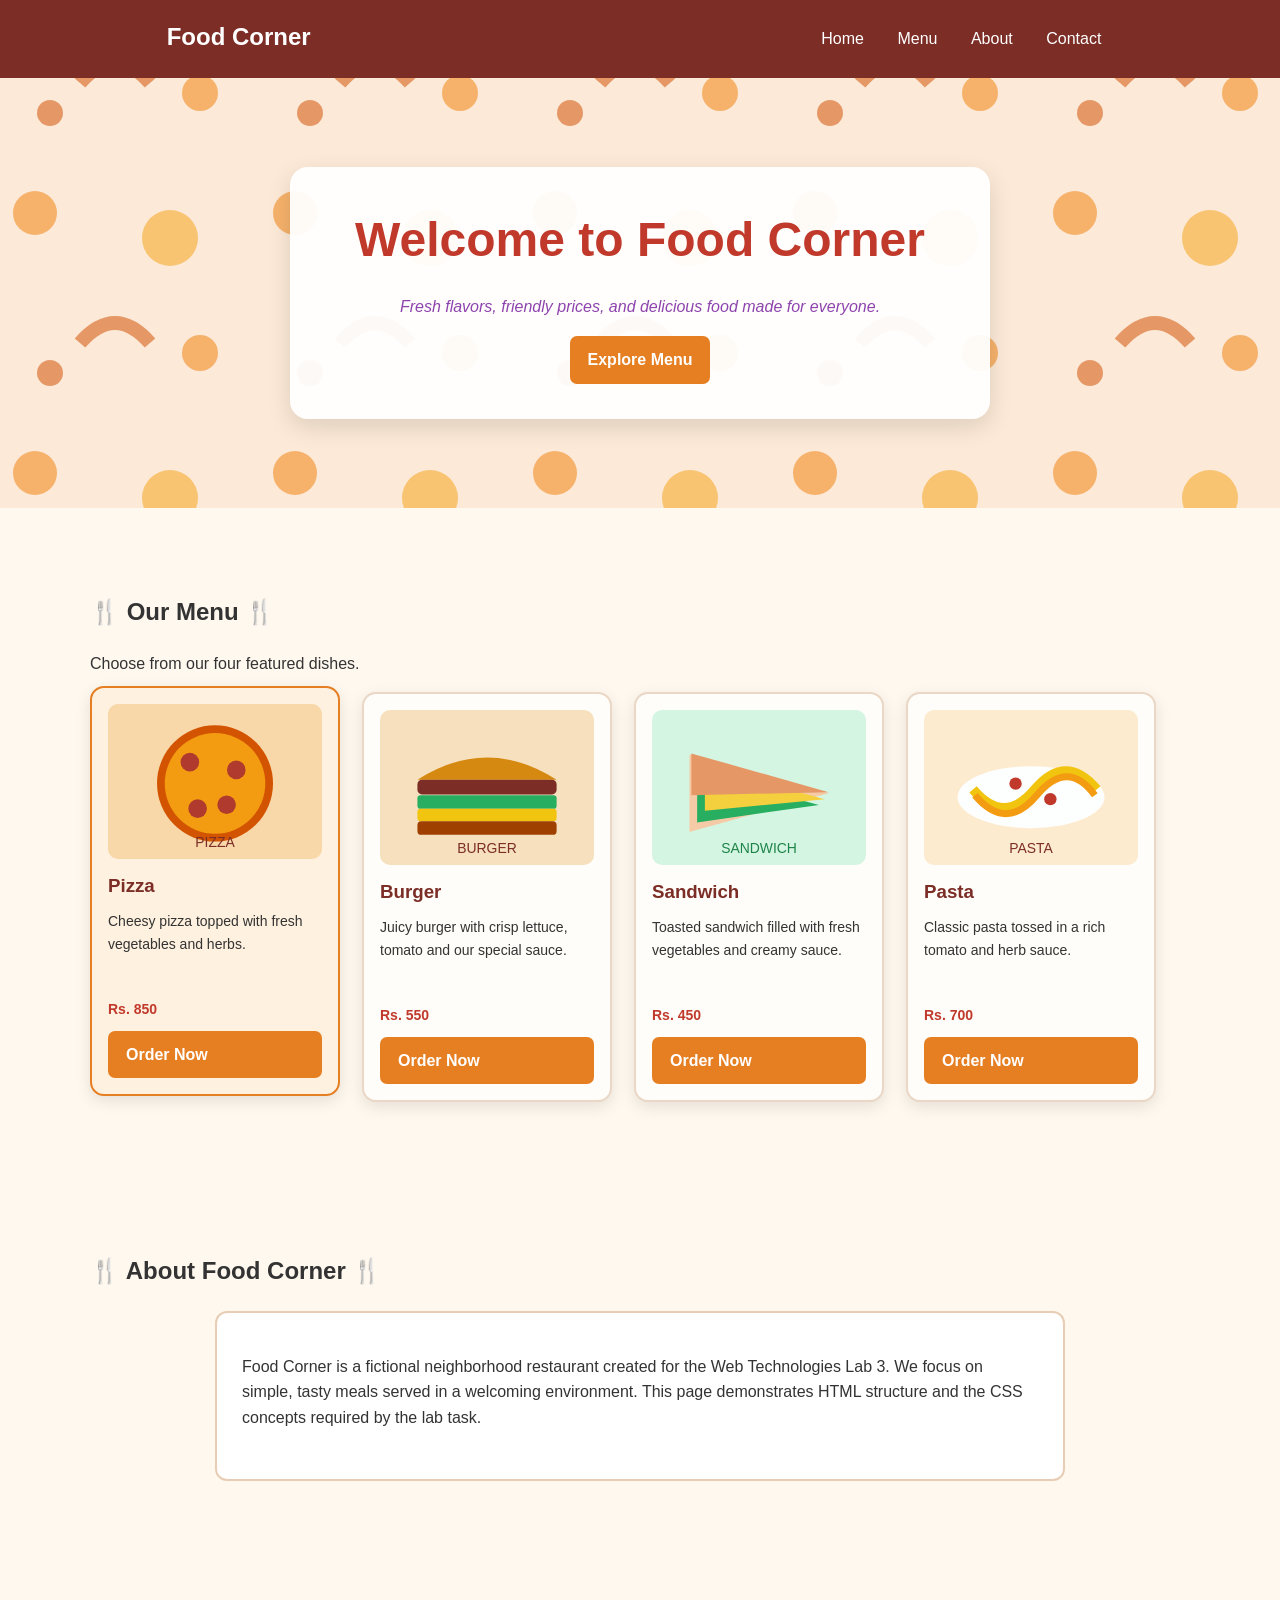
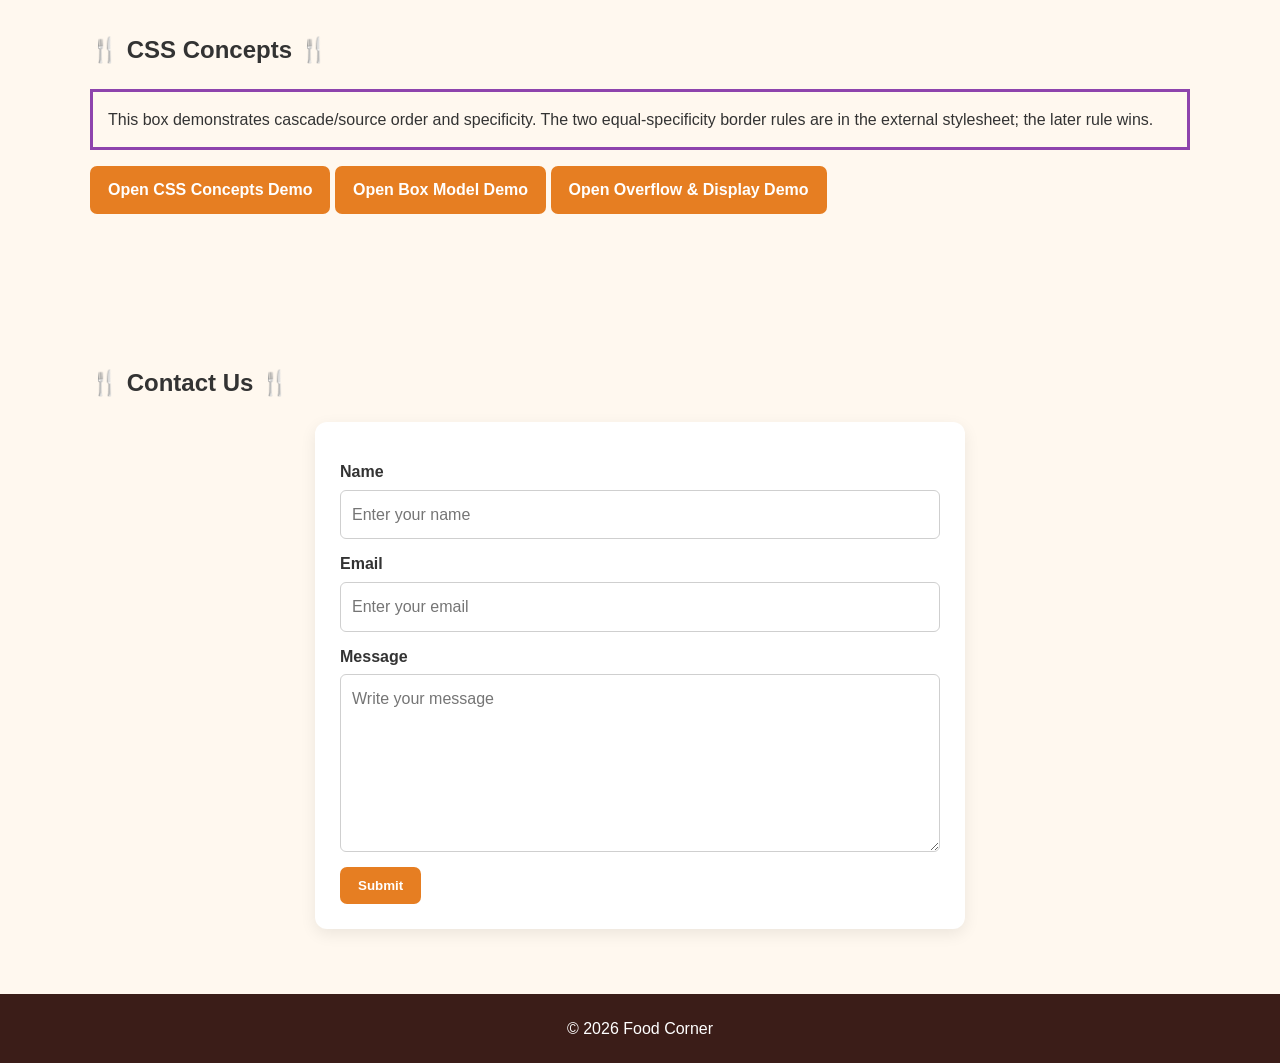
<file: index.html>
<!DOCTYPE html>
<html lang="en">
<head>
  <meta charset="UTF-8">
  <meta name="viewport" content="width=device-width, initial-scale=1.0">
  <title>Food Corner | Lab 3 CSS</title>

  <!-- External CSS -->
  <link rel="stylesheet" href="style.css">

  <!-- Internal CSS requirement -->
  <style>
    .welcome-note {
      color: #8e44ad;
      font-style: italic;
    }

    /* Specificity example: ID wins over class */
    #special-heading {
      color: #c0392b;
    }
    .special-heading {
      color: #2980b9;
    }
  </style>
</head>

<body>
  <header id="main-header">
    <div class="container">
      <strong style="font-size: 24px;">Food Corner</strong>
      <nav style="float: right;">
        <a href="#home">Home</a>
        <a href="#menu">Menu</a>
        <a href="#about">About</a>
        <a href="#contact">Contact</a>
      </nav>
      <div style="clear: both;"></div>
    </div>
  </header>

  <main>
    <section id="home" class="hero">
      <div class="hero-content">
        <h1 id="special-heading" class="special-heading">Welcome to Food Corner</h1>
        <p class="welcome-note">Fresh flavors, friendly prices, and delicious food made for everyone.</p>
        <a class="btn" href="#menu">Explore Menu</a>
      </div>
    </section>

    <section id="menu">
      <div class="container">
        <h2 class="section-title">Our Menu</h2>
        <p>Choose from our four featured dishes.</p>

        <div class="menu-grid">
          <article class="food-card">
            <img src="images/pizza.svg" alt="Pizza">
            <h3>Pizza</h3>
            <p>Cheesy pizza topped with fresh vegetables and herbs.</p>
            <p class="price">Rs. 850</p>
            <a class="btn" href="#contact">Order Now</a>
          </article>

          <article class="food-card">
            <img src="images/burger.svg" alt="Burger">
            <h3>Burger</h3>
            <p>Juicy burger with crisp lettuce, tomato and our special sauce.</p>
            <p class="price">Rs. 550</p>
            <a class="btn" href="#contact">Order Now</a>
          </article>

          <article class="food-card">
            <img src="images/sandwich.svg" alt="Sandwich">
            <h3>Sandwich</h3>
            <p>Toasted sandwich filled with fresh vegetables and creamy sauce.</p>
            <p class="price">Rs. 450</p>
            <a class="btn" href="#contact">Order Now</a>
          </article>

          <article class="food-card">
            <img src="images/pasta.svg" alt="Pasta">
            <h3>Pasta</h3>
            <p>Classic pasta tossed in a rich tomato and herb sauce.</p>
            <p class="price">Rs. 700</p>
            <a class="btn" href="#contact">Order Now</a>
          </article>
        </div>
      </div>
    </section>

    <section id="about">
      <div class="container">
        <h2 class="section-title">About Food Corner</h2>
        <div class="about-box">
          <p>Food Corner is a fictional neighborhood restaurant created for the Web Technologies Lab 3. We focus on simple, tasty meals served in a welcoming environment. This page demonstrates HTML structure and the CSS concepts required by the lab task.</p>
        </div>
      </div>
    </section>

    <section id="css-demo">
      <div class="container">
        <h2 class="section-title">CSS Concepts</h2>
        <p class="cascade-demo" style="padding: 15px;">
          This box demonstrates cascade/source order and specificity.
          The two equal-specificity border rules are in the external stylesheet;
          the later rule wins.
        </p>
        <p class="display-none">This element is hidden using display: none.</p>
        <a class="btn" href="css-concepts.html">Open CSS Concepts Demo</a>
        <a class="btn" href="box-model.html">Open Box Model Demo</a>
        <a class="btn" href="overflow-display.html">Open Overflow & Display Demo</a>
      </div>
    </section>

    <section id="contact">
      <div class="container">
        <h2 class="section-title">Contact Us</h2>
        <form class="contact-form" action="#" method="post">
          <label for="name">Name</label>
          <input id="name" type="text" name="name" placeholder="Enter your name" required>

          <label for="email">Email</label>
          <input id="email" type="email" name="email" placeholder="Enter your email" required>

          <label for="message">Message</label>
          <textarea id="message" name="message" rows="6" placeholder="Write your message"></textarea>

          <button class="btn" type="submit" style="margin-top: 15px;">Submit</button>
        </form>
      </div>
    </section>
  </main>

  <footer>
    © 2026 Food Corner
  </footer>
</body>
</html>
</file>
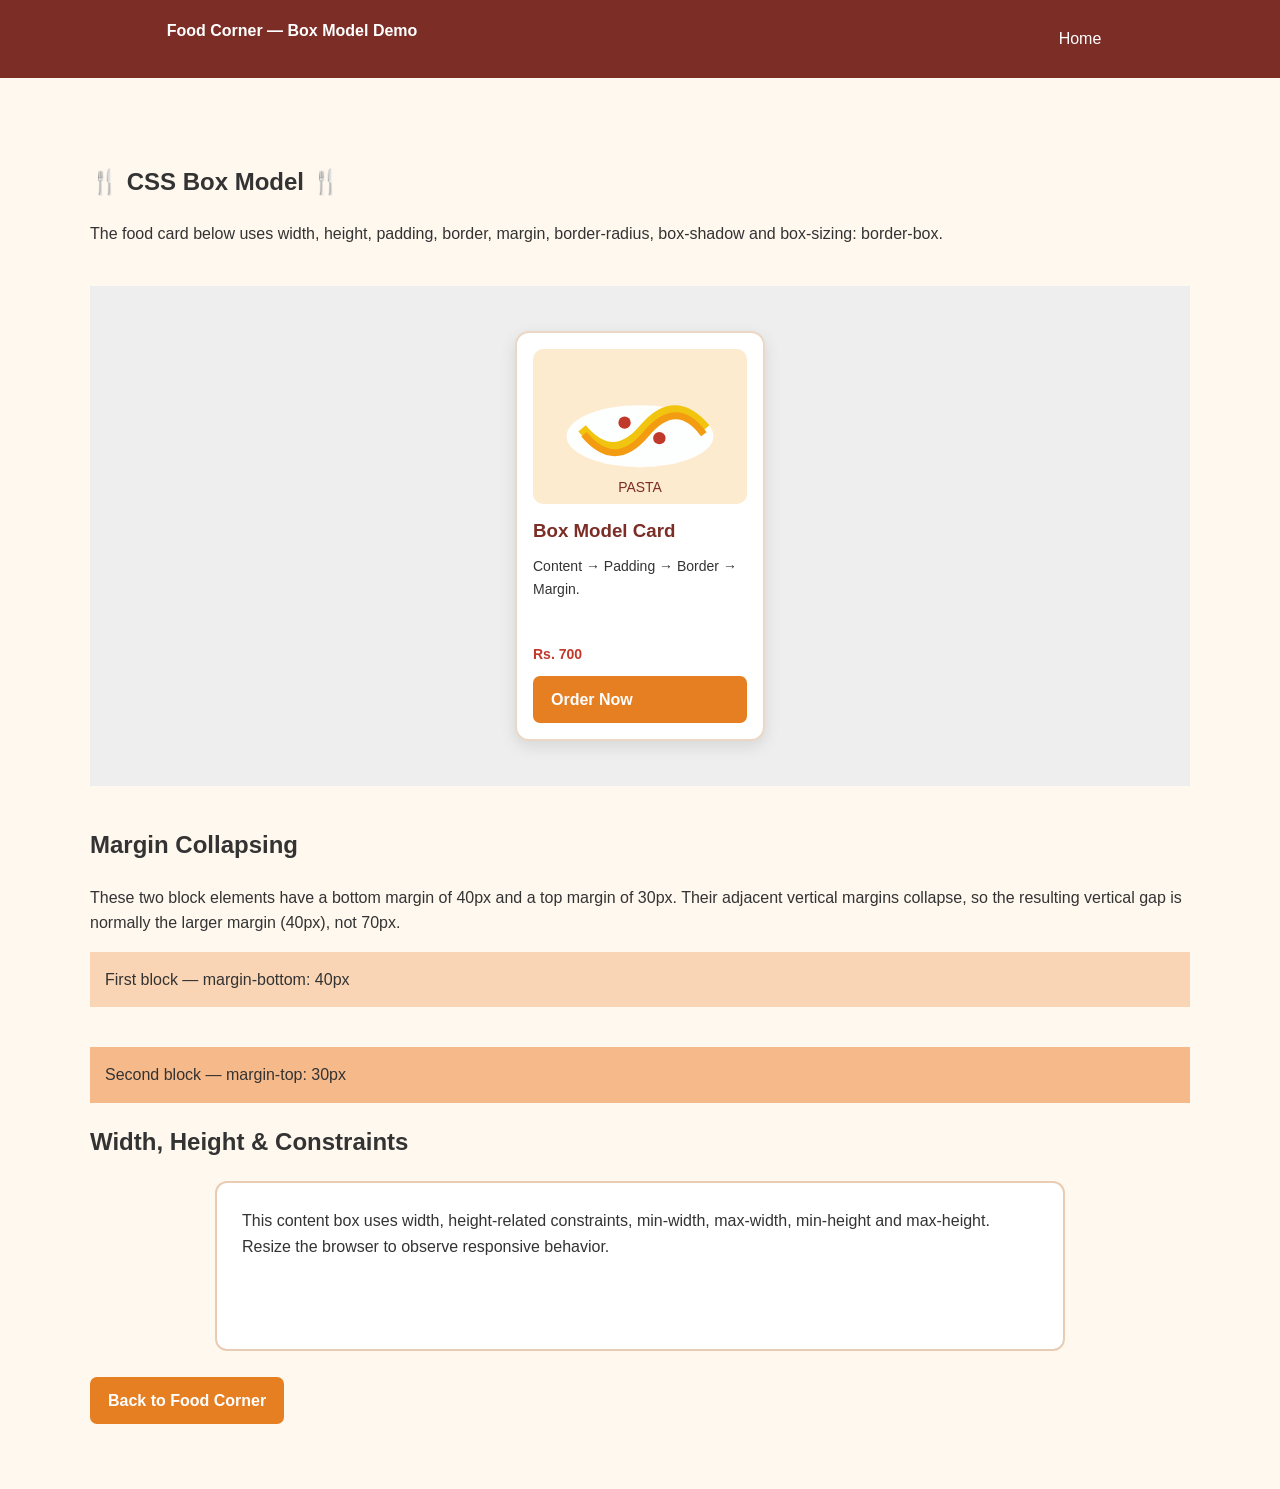
<file: box-model.html>
<!DOCTYPE html>
<html lang="en">
<head>
  <meta charset="UTF-8">
  <meta name="viewport" content="width=device-width, initial-scale=1.0">
  <title>Box Model & Margin Collapsing</title>
  <link rel="stylesheet" href="style.css">
</head>
<body>
  <header id="main-header">
    <div class="container">
      <strong>Food Corner — Box Model Demo</strong>
      <nav style="float:right;"><a href="index.html">Home</a></nav>
      <div style="clear:both;"></div>
    </div>
  </header>

  <main class="container">
    <section>
      <h1 class="section-title">CSS Box Model</h1>
      <p>The food card below uses width, height, padding, border, margin, border-radius, box-shadow and box-sizing: border-box.</p>

      <div style="margin:40px 0; background:#eee; padding:20px;">
        <div class="food-card" style="margin:25px auto;">
          <img src="images/pasta.svg" alt="Pasta">
          <h3>Box Model Card</h3>
          <p>Content → Padding → Border → Margin.</p>
          <p class="price">Rs. 700</p>
          <a class="btn" href="#">Order Now</a>
        </div>
      </div>

      <h2>Margin Collapsing</h2>
      <p>These two block elements have a bottom margin of 40px and a top margin of 30px. Their adjacent vertical margins collapse, so the resulting vertical gap is normally the larger margin (40px), not 70px.</p>

      <div class="collapse-one">First block — margin-bottom: 40px</div>
      <div class="collapse-two">Second block — margin-top: 30px</div>

      <h2>Width, Height & Constraints</h2>
      <div class="about-box">
        This content box uses width, height-related constraints, min-width, max-width, min-height and max-height. Resize the browser to observe responsive behavior.
      </div>

      <br>
      <a class="btn" href="index.html">Back to Food Corner</a>
    </section>
  </main>
</body>
</html>
</file>
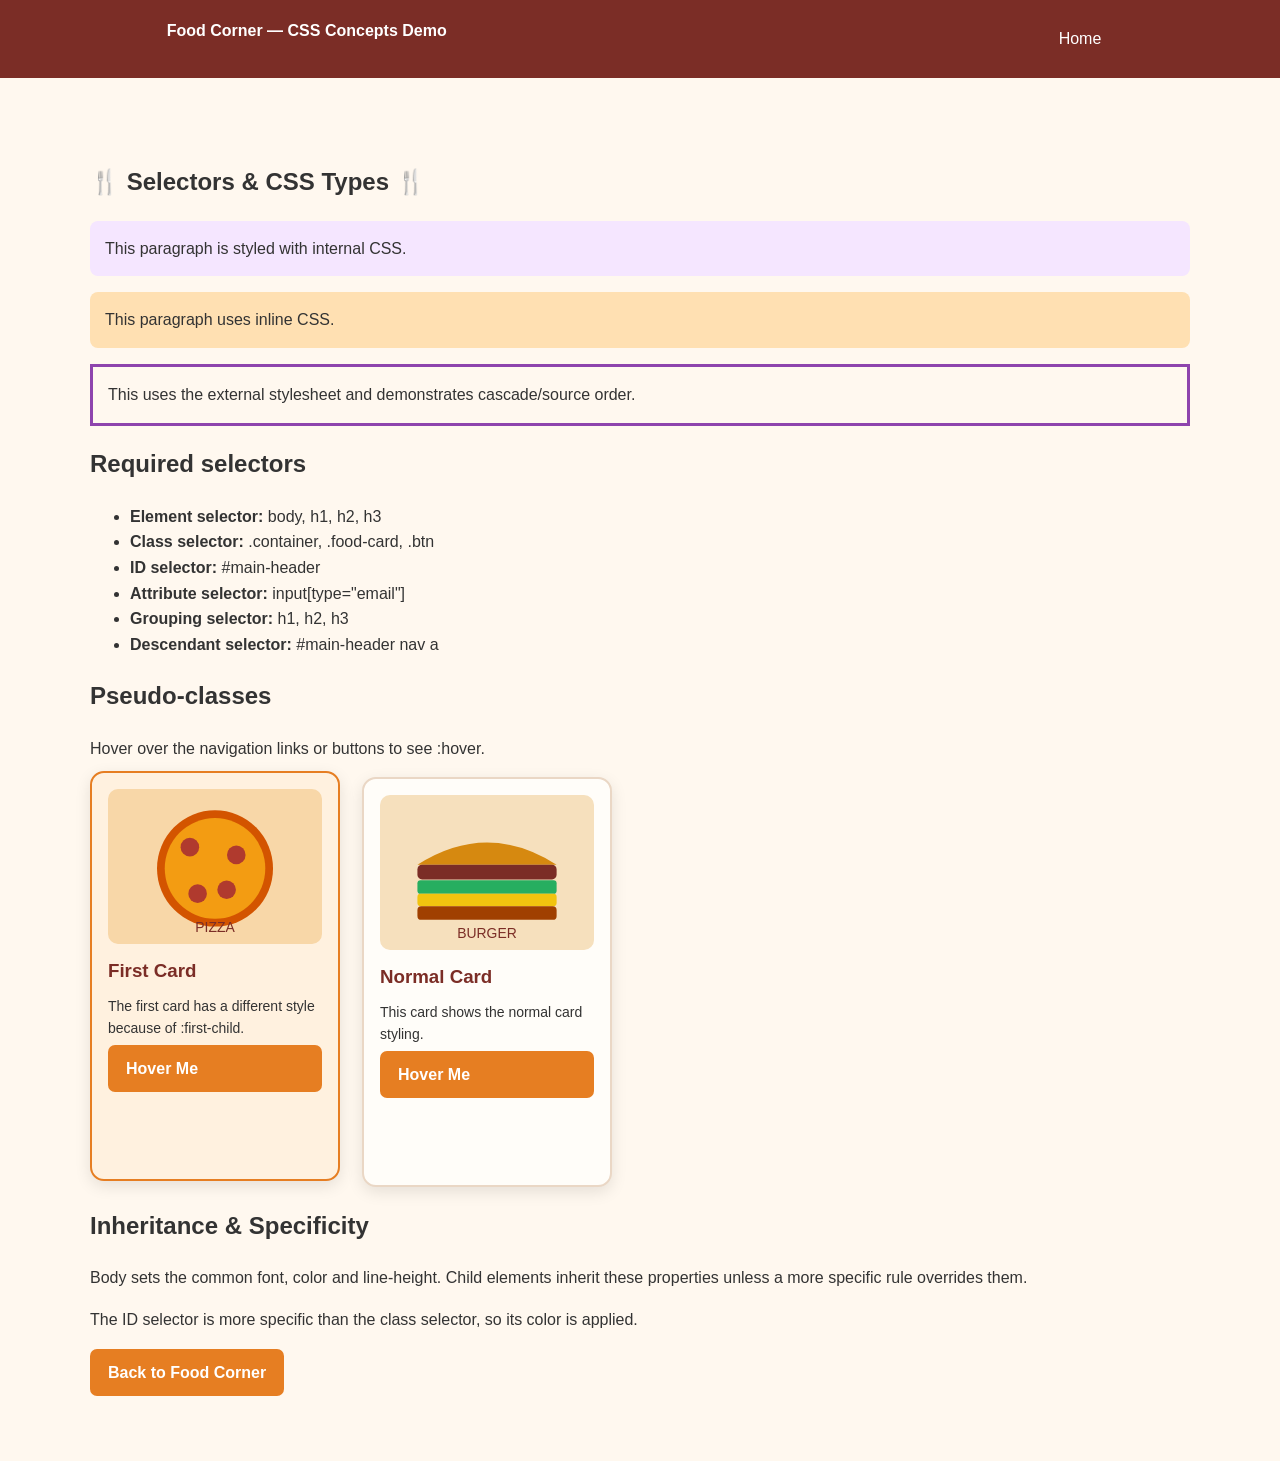
<file: css-concepts.html>
<!DOCTYPE html>
<html lang="en">
<head>
  <meta charset="UTF-8">
  <meta name="viewport" content="width=device-width, initial-scale=1.0">
  <title>CSS Concepts Demo</title>
  <link rel="stylesheet" href="style.css">
  <style>
    /* Internal CSS */
    .internal-demo {
      background-color: #f5e6ff;
      padding: 15px;
      border-radius: 8px;
    }
  </style>
</head>
<body>
  <header id="main-header">
    <div class="container">
      <strong>Food Corner — CSS Concepts Demo</strong>
      <nav style="float:right;"><a href="index.html">Home</a></nav>
      <div style="clear:both;"></div>
    </div>
  </header>

  <main class="container">
    <section>
      <h1 class="section-title">Selectors & CSS Types</h1>

      <p class="internal-demo">This paragraph is styled with internal CSS.</p>

      <p style="background-color:#ffe0b2; padding:15px; border-radius:8px;">
        This paragraph uses inline CSS.
      </p>

      <p class="cascade-demo" style="padding:15px;">
        This uses the external stylesheet and demonstrates cascade/source order.
      </p>

      <h2>Required selectors</h2>
      <ul>
        <li><b>Element selector:</b> body, h1, h2, h3</li>
        <li><b>Class selector:</b> .container, .food-card, .btn</li>
        <li><b>ID selector:</b> #main-header</li>
        <li><b>Attribute selector:</b> input[type="email"]</li>
        <li><b>Grouping selector:</b> h1, h2, h3</li>
        <li><b>Descendant selector:</b> #main-header nav a</li>
      </ul>

      <h2>Pseudo-classes</h2>
      <p>Hover over the navigation links or buttons to see :hover.</p>
      <div class="menu-grid">
        <article class="food-card">
          <img src="images/pizza.svg" alt="Pizza">
          <h3>First Card</h3>
          <p>The first card has a different style because of :first-child.</p>
          <a class="btn" href="#">Hover Me</a>
        </article>
        <article class="food-card">
          <img src="images/burger.svg" alt="Burger">
          <h3>Normal Card</h3>
          <p>This card shows the normal card styling.</p>
          <a class="btn" href="#">Hover Me</a>
        </article>
      </div>

      <h2>Inheritance & Specificity</h2>
      <p>Body sets the common font, color and line-height. Child elements inherit these properties unless a more specific rule overrides them.</p>
      <p id="special-heading" class="special-heading">The ID selector is more specific than the class selector, so its color is applied.</p>

      <a class="btn" href="index.html">Back to Food Corner</a>
    </section>
  </main>
</body>
</html>
</file>
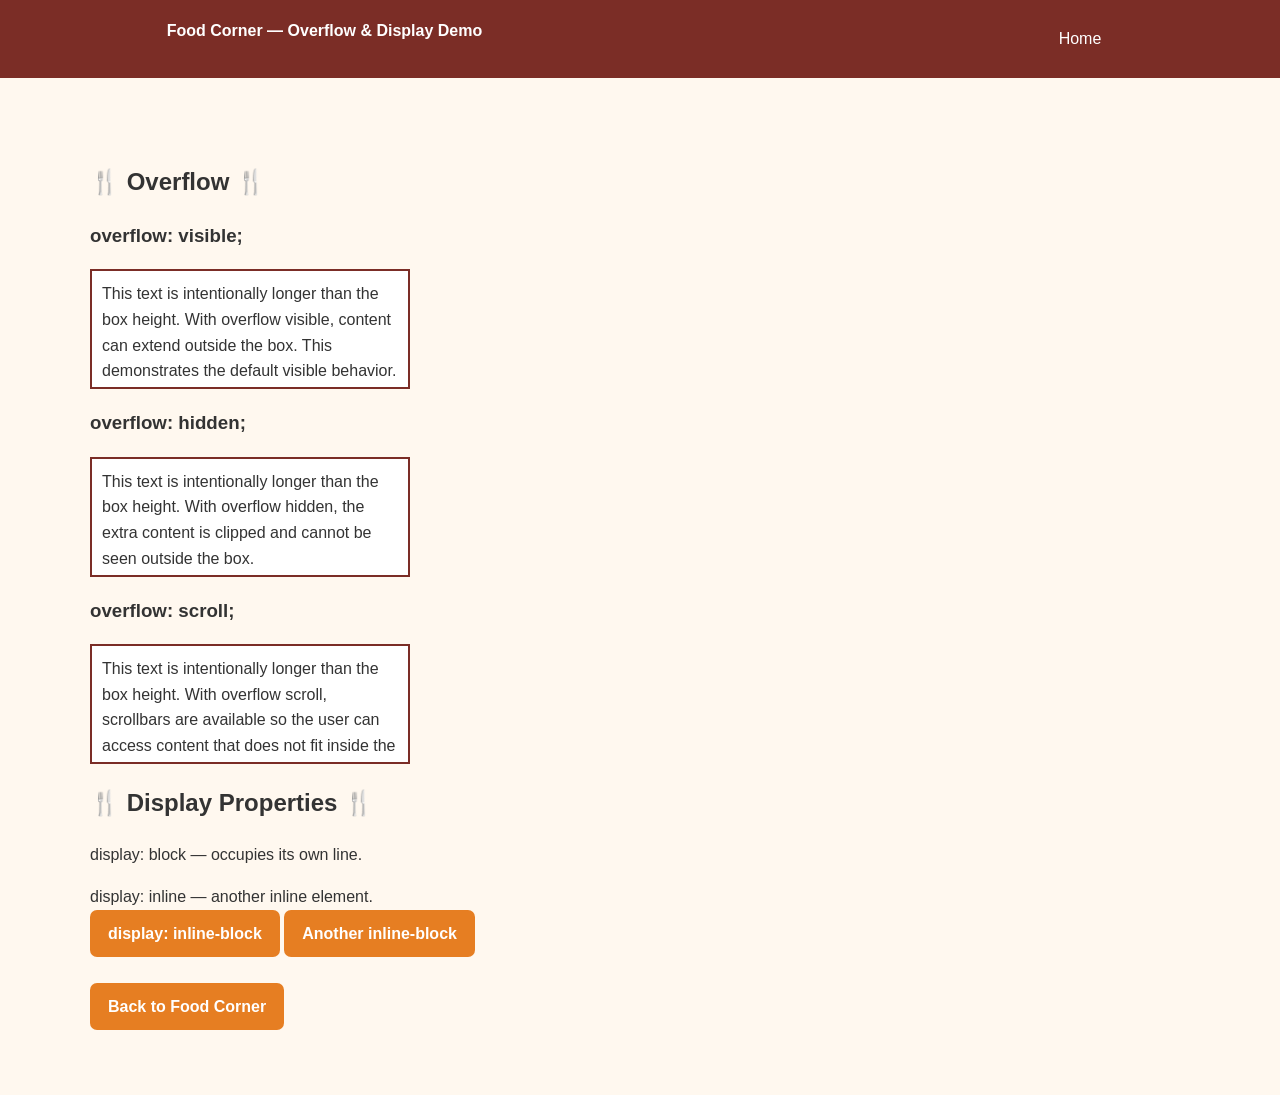
<file: overflow-display.html>
<!DOCTYPE html>
<html lang="en">
<head>
  <meta charset="UTF-8">
  <meta name="viewport" content="width=device-width, initial-scale=1.0">
  <title>Overflow & Display Demo</title>
  <link rel="stylesheet" href="style.css">
</head>
<body>
  <header id="main-header">
    <div class="container">
      <strong>Food Corner — Overflow & Display Demo</strong>
      <nav style="float:right;"><a href="index.html">Home</a></nav>
      <div style="clear:both;"></div>
    </div>
  </header>

  <main class="container">
    <section>
      <h1 class="section-title">Overflow</h1>

      <h3>overflow: visible;</h3>
      <div class="overflow-box overflow-visible">
        This text is intentionally longer than the box height. With overflow visible, content can extend outside the box. This demonstrates the default visible behavior.
      </div>

      <h3>overflow: hidden;</h3>
      <div class="overflow-box overflow-hidden">
        This text is intentionally longer than the box height. With overflow hidden, the extra content is clipped and cannot be seen outside the box.
      </div>

      <h3>overflow: scroll;</h3>
      <div class="overflow-box overflow-scroll">
        This text is intentionally longer than the box height. With overflow scroll, scrollbars are available so the user can access content that does not fit inside the fixed-height box.
      </div>

      <h1 class="section-title">Display Properties</h1>

      <p class="display-block">display: block — occupies its own line.</p>
      <span class="display-inline">display: inline</span>
      <span class="display-inline"> — another inline element.</span>
      <div>
        <a class="btn display-inline-block" href="#">display: inline-block</a>
        <a class="btn display-inline-block" href="#">Another inline-block</a>
      </div>

      <p class="display-none">You cannot see this text because display: none removes it from the page layout.</p>

      <br>
      <a class="btn" href="index.html">Back to Food Corner</a>
    </section>
  </main>
</body>
</html>
</file>
<file: style.css>
/* =========================
   FOOD CORNER - LAB 3 CSS
   External stylesheet
   ========================= */

/* Element selector + inheritance */
body {
  margin: 0;
  font-family: Arial, Helvetica, sans-serif;
  color: #333333;
  background-color: #fff8ef;
  line-height: 1.6;
}

/* Grouping selector */
h1, h2, h3 {
  font-weight: 700;
}

/* ID selector */
#main-header {
  background-color: #7b2d26;
  color: white;
  padding: 18px 7%;
  position: sticky;
  top: 0;
  z-index: 10;
}

/* Descendant selector */
#main-header nav a {
  color: white;
  text-decoration: none;
  display: inline-block;
  padding: 8px 12px;
  margin-left: 5px;
  border-radius: 6px;
}

/* Attribute selector */
input[type="email"] {
  border-left: 4px solid #e67e22;
}

/* Pseudo-class */
#main-header nav a:hover {
  background-color: #f39c12;
  color: #3b1d18;
}

/* Class selector */
.container {
  width: 86%;
  max-width: 1100px;
  margin: auto;
}

.hero {
  min-height: 430px;
  display: flex;
  align-items: center;
  justify-content: center;
  text-align: center;
  padding: 50px 7%;
  box-sizing: border-box;
  background-image: url("images/food-pattern.svg");
  background-repeat: repeat;
  background-position: center;
  background-size: 260px;
  background-color: #fce9d7;
}

.hero-content {
  background-color: rgba(255,255,255,0.94);
  width: 700px;
  max-width: 100%;
  min-width: 280px;
  height: auto;
  min-height: 220px;
  max-height: 500px;
  padding: 35px;
  border-radius: 18px;
  box-shadow: 0 8px 24px rgba(0,0,0,0.12);
  box-sizing: border-box;
}

.hero h1 {
  font-size: 48px;
  margin: 0 0 10px;
}

/* Pseudo-elements */
.section-title::before {
  content: "🍴 ";
}
.section-title::after {
  content: " 🍴";
}

.btn {
  display: inline-block;
  background-color: #e67e22;
  color: white;
  padding: 11px 18px;
  border-radius: 7px;
  text-decoration: none;
  border: none;
  cursor: pointer;
  font-weight: bold;
}

.btn:hover {
  background-color: #c85f08;
}

/* Specificity demonstration:
   .food-card { ... } is overridden by .menu-grid .food-card */
.food-card {
  background-color: white;
}
.menu-grid .food-card {
  background-color: #fffdf9;
}

/* Source-order/cascade demonstration:
   Both selectors have equal specificity; later rule wins. */
.cascade-demo {
  border: 3px solid #2980b9;
}
.cascade-demo {
  border-color: #8e44ad;
}

/* Food card layout and box model */
.menu-grid {
  display: flex;
  flex-wrap: wrap;
  gap: 22px;
  align-items: stretch;
}

.food-card {
  width: 250px;
  height: 410px;
  padding: 16px;
  margin: 0;
  border: 2px solid #ead7c5;
  border-radius: 14px;
  box-shadow: 0 5px 16px rgba(0,0,0,0.10);
  box-sizing: border-box;
  overflow: hidden;
  display: flex;
  flex-direction: column;
}

/* :first-child requirement */
.menu-grid .food-card:first-child {
  border-color: #e67e22;
  transform: translateY(-6px);
  background-color: #fff1df;
}

.food-card img {
  width: 100%;
  height: 155px;
  object-fit: cover;
  border-radius: 10px;
  display: block;
}

.food-card h3 {
  margin: 12px 0 4px;
  color: #7b2d26;
}

.food-card p {
  margin: 5px 0;
  font-size: 14px;
}

.price {
  font-weight: bold;
  color: #c0392b;
  margin-top: auto !important;
  margin-bottom: 10px !important;
}

/* Inline CSS is also used in HTML on selected elements. */

section {
  padding: 65px 0;
}

.about-box {
  width: 80%;
  min-width: 260px;
  max-width: 850px;
  min-height: 170px;
  max-height: 350px;
  padding: 25px;
  margin: auto;
  border: 2px solid #e8cdb4;
  border-radius: 12px;
  background-color: white;
  box-sizing: border-box;
}

.contact-form {
  width: 90%;
  max-width: 650px;
  margin: auto;
  padding: 25px;
  background-color: white;
  border-radius: 12px;
  box-shadow: 0 5px 16px rgba(0,0,0,0.08);
  box-sizing: border-box;
}

.contact-form label {
  display: block;
  margin-top: 12px;
  font-weight: bold;
}

.contact-form input,
.contact-form textarea {
  display: block;
  width: 100%;
  padding: 11px;
  margin-top: 5px;
  border: 1px solid #cfcfcf;
  border-radius: 6px;
  box-sizing: border-box;
  font: inherit;
}

footer {
  text-align: center;
  background-color: #3b1d18;
  color: white;
  padding: 22px;
}

/* Margin collapsing demonstration */
.collapse-one {
  margin-bottom: 40px;
  background-color: #f9d5b5;
  padding: 15px;
}
.collapse-two {
  margin-top: 30px;
  background-color: #f6b98a;
  padding: 15px;
}

/* Overflow demonstrations */
.overflow-box {
  width: 320px;
  height: 120px;
  border: 2px solid #7b2d26;
  padding: 10px;
  margin: 15px 0;
  box-sizing: border-box;
  background: #fff;
}
.overflow-visible { overflow: visible; }
.overflow-hidden { overflow: hidden; }
.overflow-scroll { overflow: scroll; }

/* Display properties */
.display-block { display: block; }
.display-inline { display: inline; }
.display-inline-block { display: inline-block; }
.display-none { display: none; }

/* Responsive adjustment */
@media (max-width: 850px) {
  .food-card {
    width: calc(50% - 11px);
  }
}
@media (max-width: 600px) {
  #main-header {
    position: static;
  }
  #main-header nav a {
    margin: 3px 0;
  }
  .hero h1 {
    font-size: 36px;
  }
  .food-card {
    width: 100%;
  }
}
</file>
